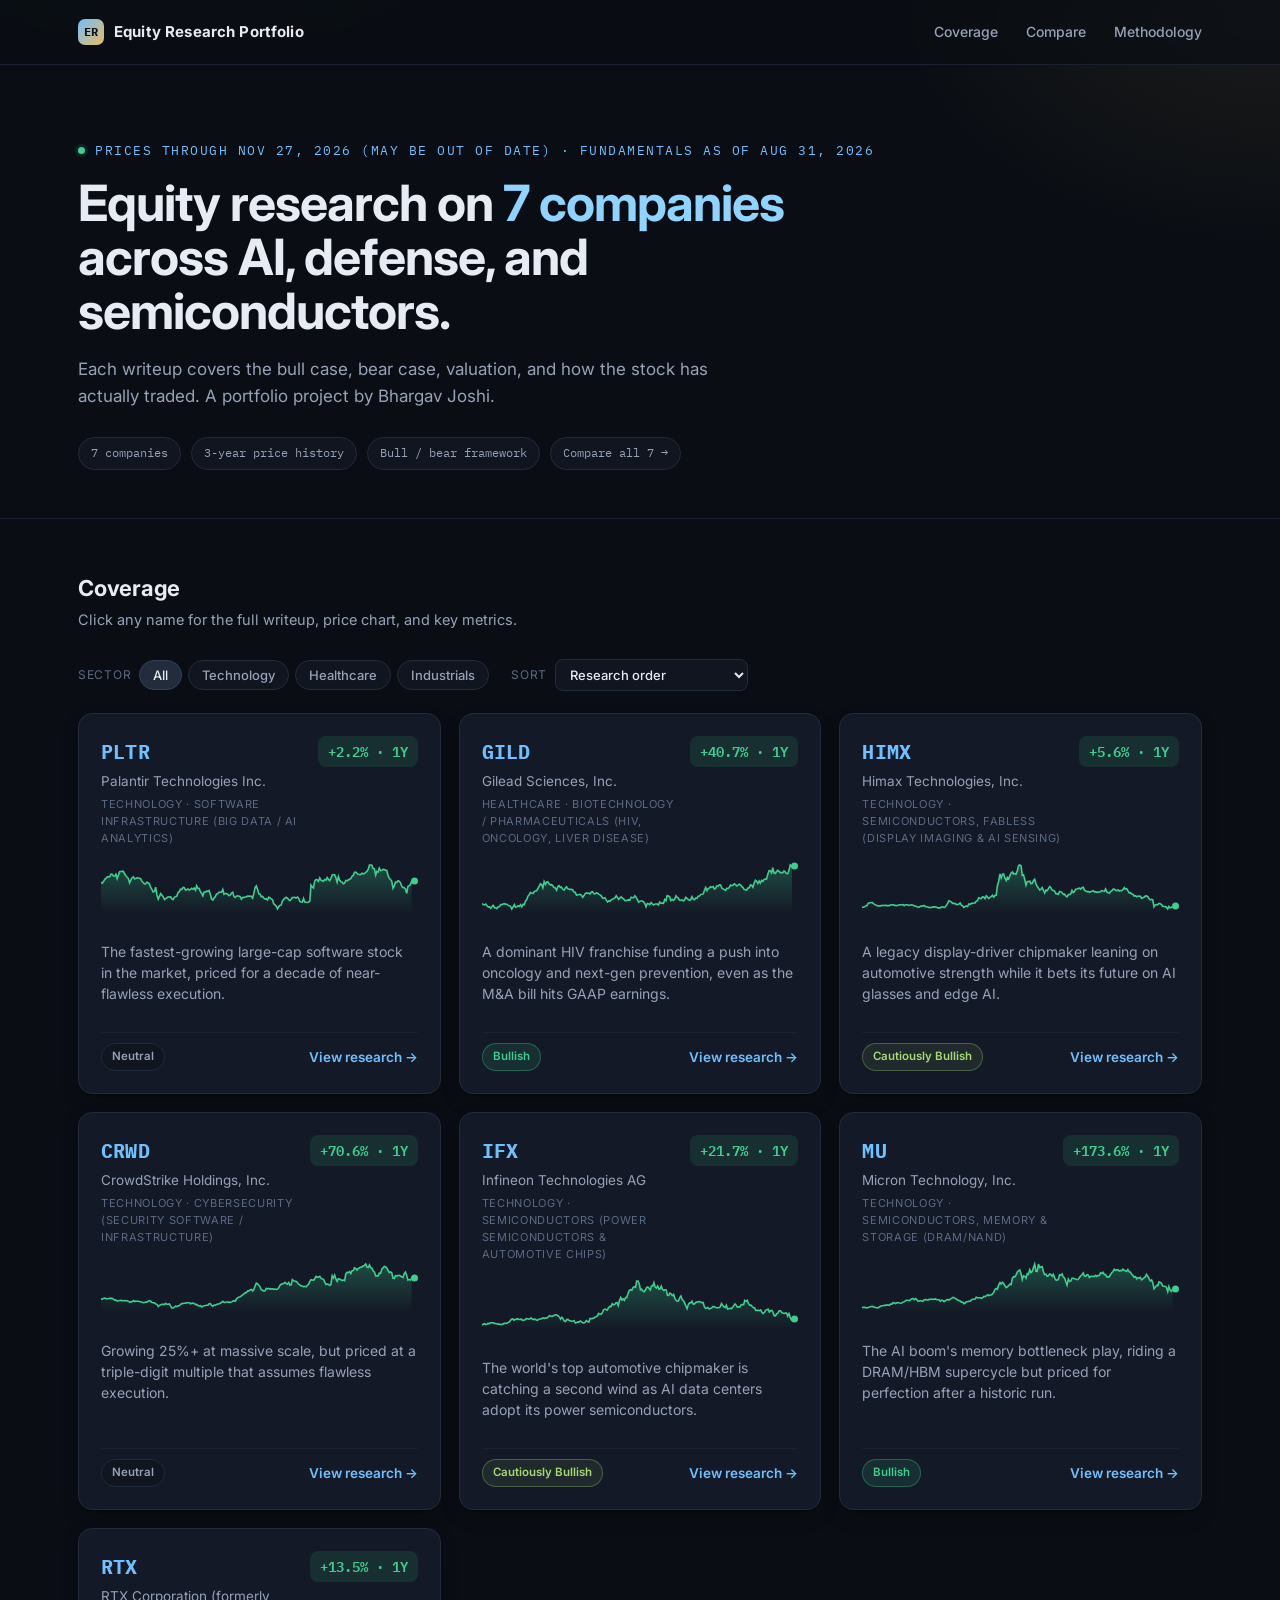
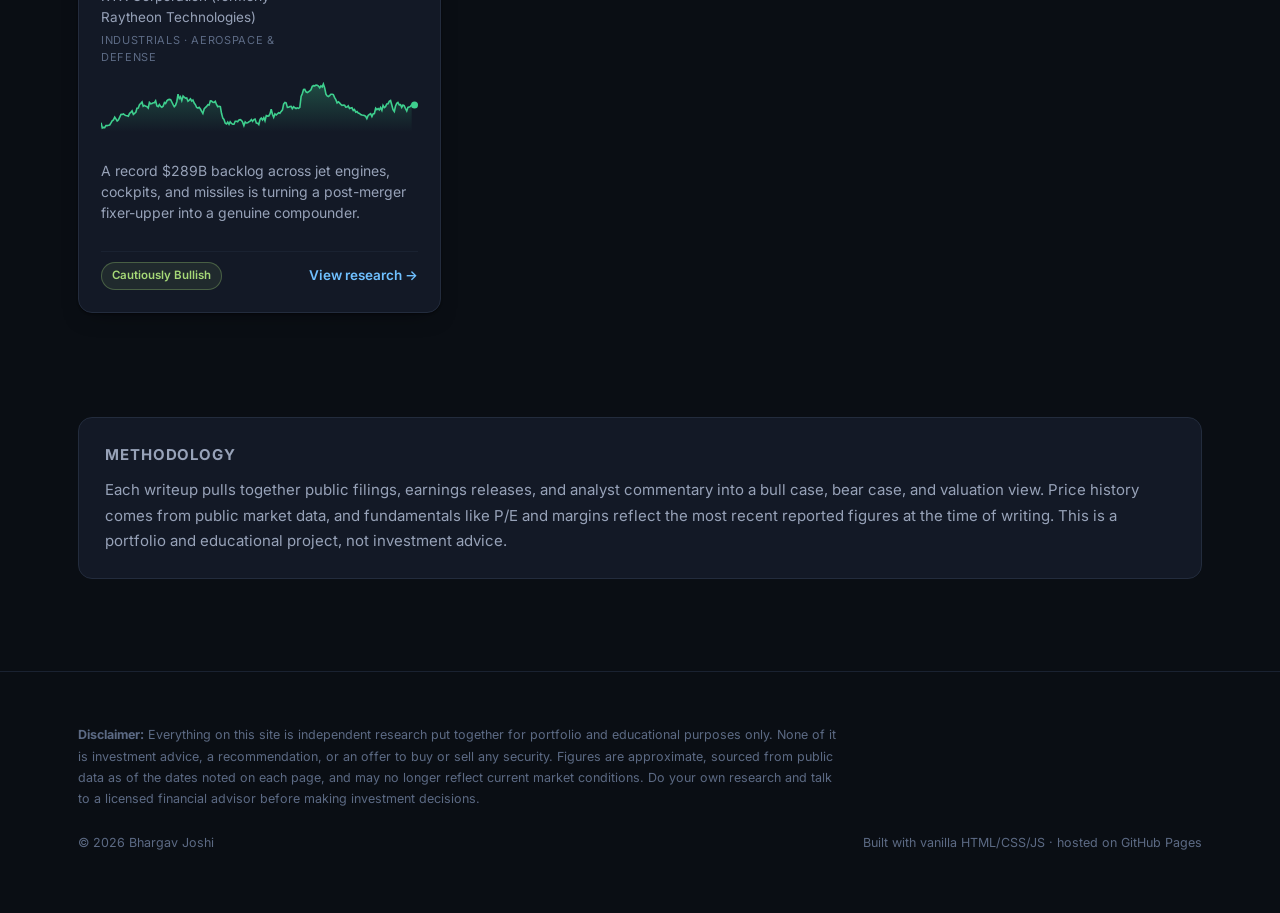
<file: index.html>
<!DOCTYPE html>
<html lang="en">
<head>
<meta charset="UTF-8">
<meta name="viewport" content="width=device-width, initial-scale=1.0">
<title>Equity Research Portfolio | Bhargav Joshi</title>
<meta name="description" content="Independent equity research and performance analysis on Palantir, Gilead Sciences, Himax, CrowdStrike, Infineon, Micron, and RTX.">
<meta property="og:type" content="website">
<meta property="og:site_name" content="Equity Research Portfolio">
<meta property="og:title" content="Equity Research Portfolio | Bhargav Joshi">
<meta property="og:description" content="Independent equity research on Palantir, Gilead, Himax, CrowdStrike, Infineon, Micron, and RTX, with interactive price charts.">
<meta property="og:url" content="https://bhargavjoshiportfolio.github.io/equityresearch/">
<meta property="og:image" content="https://bhargavjoshiportfolio.github.io/equityresearch/assets/img/og.png">
<meta name="twitter:card" content="summary_large_image">
<link rel="preconnect" href="https://fonts.googleapis.com">
<link rel="preconnect" href="https://fonts.gstatic.com" crossorigin>
<link href="https://fonts.googleapis.com/css2?family=Inter:wght@400;500;600;700;800&family=IBM+Plex+Mono:wght@400;500;600;700&display=swap" rel="stylesheet">
<link rel="stylesheet" href="assets/css/style.css">
<link rel="icon" type="image/svg+xml" href="assets/img/favicon.svg">
</head>
<body>

<nav class="topnav">
  <div class="wrap">
    <a href="index.html" class="brand"><span class="mark">ER</span><span class="brand-text">Equity Research Portfolio</span></a>
    <div class="navlinks">
      <a href="#coverage">Coverage</a>
      <a href="compare.html">Compare</a>
      <a href="#methodology">Methodology</a>
    </div>
  </div>
</nav>

<header class="hero">
  <div class="wrap">
    <p class="eyebrow" id="asof">Live coverage</p>
    <h1 class="hero-title">Equity research on <span class="accent">7 companies</span> across AI, defense, and semiconductors.</h1>
    <p class="hero-sub">Each writeup covers the bull case, bear case, valuation, and how the stock has actually traded. A portfolio project by Bhargav Joshi.</p>
    <div class="hero-meta">
      <span class="pill">7 companies</span>
      <span class="pill">3-year price history</span>
      <span class="pill">Bull / bear framework</span>
      <a class="pill" href="compare.html">Compare all 7 &rarr;</a>
    </div>
  </div>
</header>

<section class="section" id="coverage">
  <div class="wrap">
    <div class="section-head">
      <div>
        <h2>Coverage</h2>
        <p>Click any name for the full writeup, price chart, and key metrics.</p>
      </div>
    </div>
    <div class="controls" id="grid-controls"></div>
    <div class="grid" id="stock-grid"></div>
  </div>
</section>

<section class="section" id="methodology">
  <div class="wrap">
    <div class="prose-panel">
      <p class="subhead" style="margin-bottom:10px;">Methodology</p>
      <p>Each writeup pulls together public filings, earnings releases, and analyst commentary into a bull case, bear case, and valuation view. Price history comes from public market data, and fundamentals like P/E and margins reflect the most recent reported figures at the time of writing. This is a portfolio and educational project, not investment advice.</p>
    </div>
  </div>
</section>

<footer>
  <div class="wrap">
    <p class="disclaimer">
      <strong>Disclaimer:</strong> Everything on this site is independent research put together for portfolio and educational purposes only. None of it is investment advice, a recommendation, or an offer to buy or sell any security. Figures are approximate, sourced from public data as of the dates noted on each page, and may no longer reflect current market conditions. Do your own research and talk to a licensed financial advisor before making investment decisions.
    </p>
    <div class="footer-bottom">
      <span>© 2026 Bhargav Joshi</span>
      <span>Built with vanilla HTML/CSS/JS · hosted on GitHub Pages</span>
    </div>
  </div>
</footer>

<script src="assets/data/research-data.js"></script>
<script src="assets/data/price-data.js"></script>
<script src="assets/data/price-summary.js"></script>
<script src="assets/data/price-meta.js"></script>
<script src="assets/js/chart.js"></script>
<script src="assets/js/main.js"></script>
<script>SiteRender.renderGrid('stock-grid', 'grid-controls');</script>
</body>
</html>
</file>
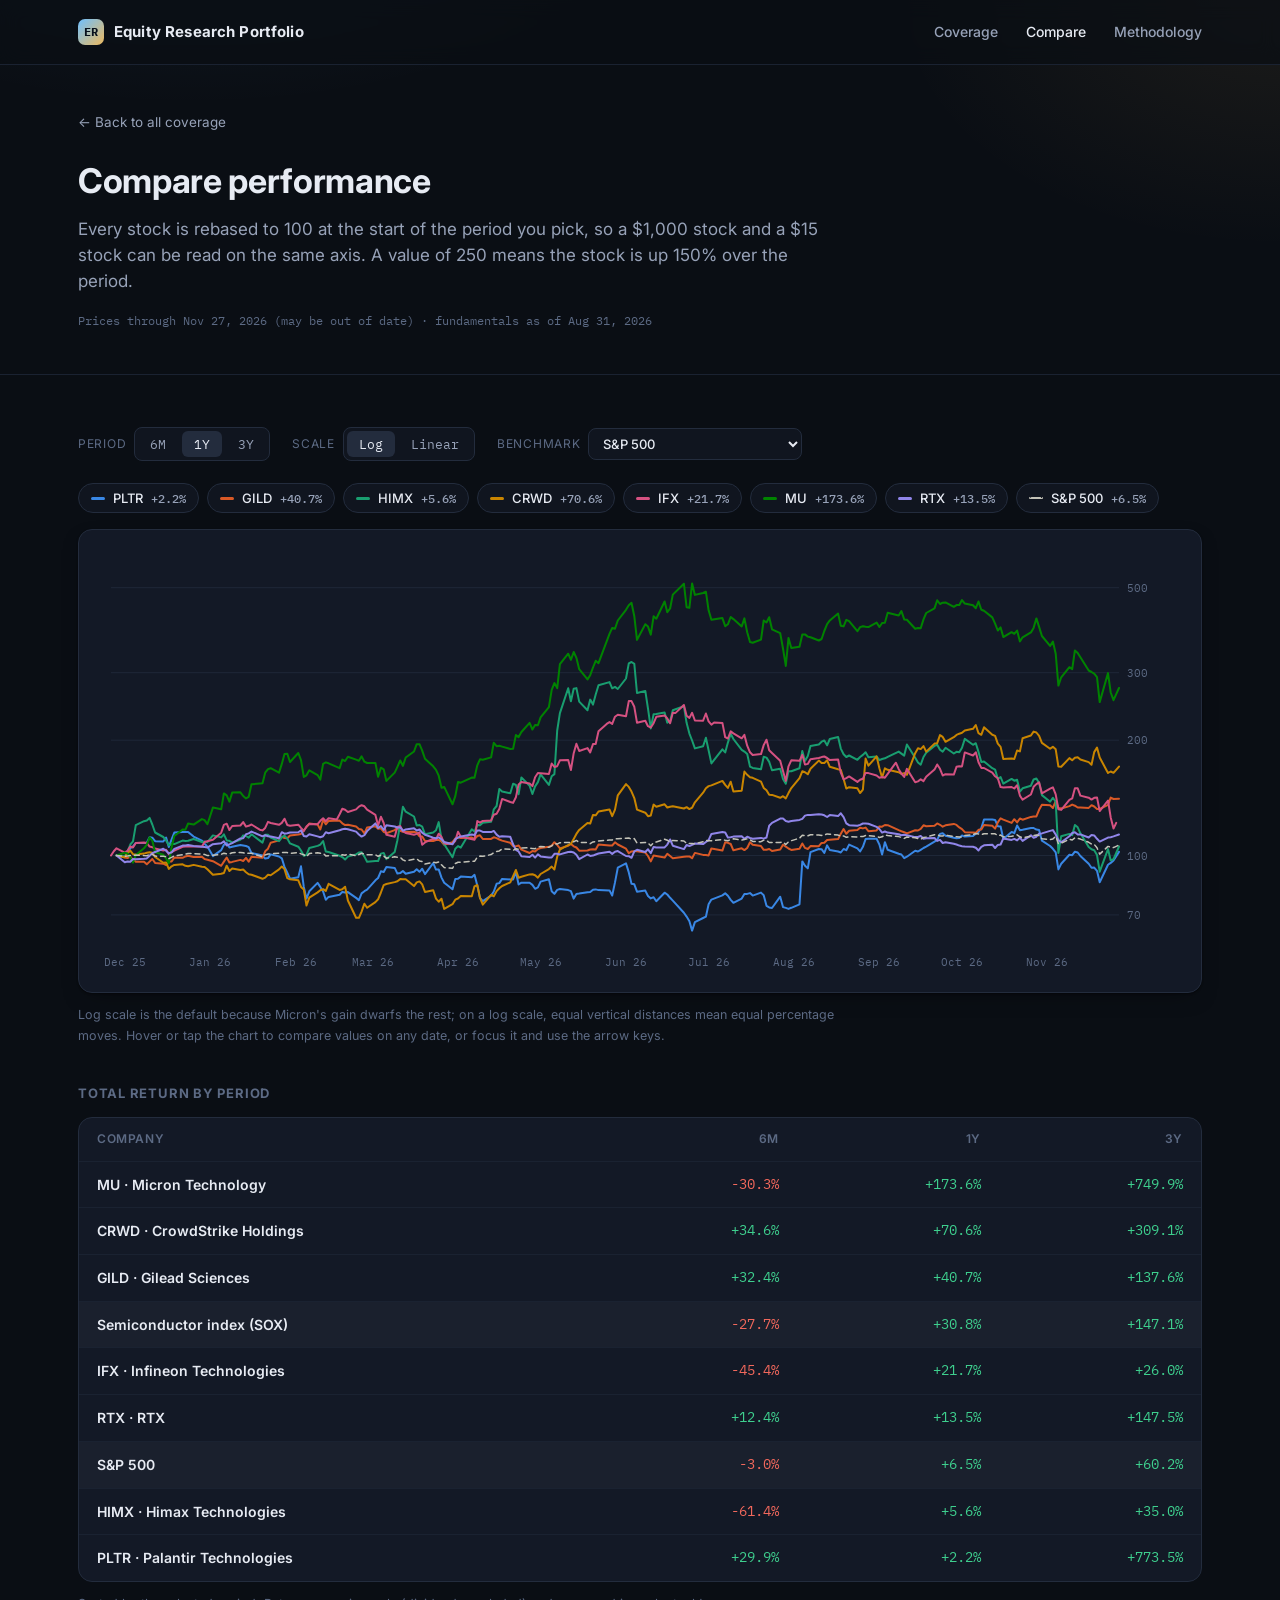
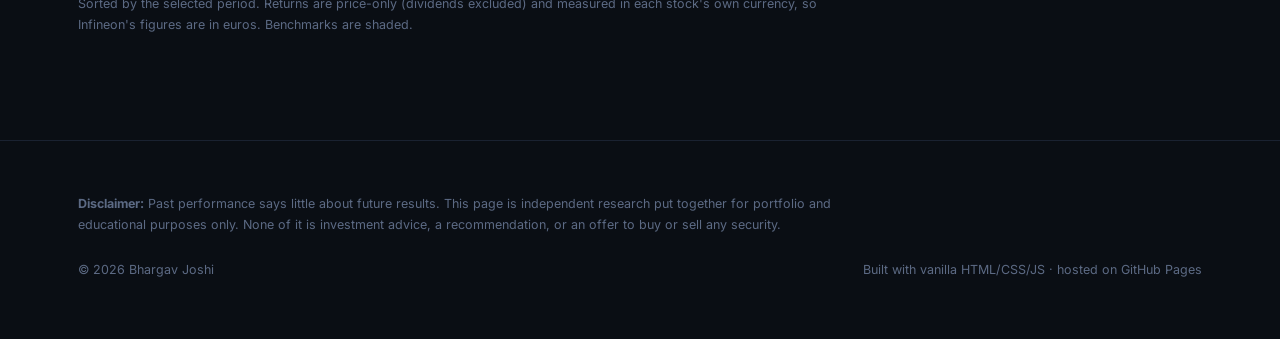
<file: compare.html>
<!DOCTYPE html>
<html lang="en">
<head>
<meta charset="UTF-8">
<meta name="viewport" content="width=device-width, initial-scale=1.0">
<title>Compare Performance | Equity Research Portfolio</title>
<meta name="description" content="All seven covered stocks rebased to 100 on one chart, with S&P 500 and semiconductor index benchmarks.">
<meta property="og:type" content="website">
<meta property="og:site_name" content="Equity Research Portfolio">
<meta property="og:title" content="Compare Performance | Equity Research Portfolio">
<meta property="og:description" content="All seven covered stocks rebased to 100 on one chart, with S&P 500 and semiconductor index benchmarks.">
<meta property="og:image" content="https://bhargavjoshiportfolio.github.io/equityresearch/assets/img/og.png">
<meta name="twitter:card" content="summary_large_image">
<link rel="preconnect" href="https://fonts.googleapis.com">
<link rel="preconnect" href="https://fonts.gstatic.com" crossorigin>
<link href="https://fonts.googleapis.com/css2?family=Inter:wght@400;500;600;700;800&family=IBM+Plex+Mono:wght@400;500;600;700&display=swap" rel="stylesheet">
<link rel="stylesheet" href="assets/css/style.css">
<link rel="icon" type="image/svg+xml" href="assets/img/favicon.svg">
</head>
<body>

<nav class="topnav">
  <div class="wrap">
    <a href="index.html" class="brand"><span class="mark">ER</span><span class="brand-text">Equity Research Portfolio</span></a>
    <div class="navlinks">
      <a href="index.html#coverage">Coverage</a>
      <a href="compare.html" class="nav-active" aria-current="page">Compare</a>
      <a href="index.html#methodology">Methodology</a>
    </div>
  </div>
</nav>

<header class="stock-header">
  <div class="wrap">
    <a href="index.html" class="back-link">&larr; Back to all coverage</a>
    <h1 class="company-title" style="font-size:34px;margin-top:0;">Compare performance</h1>
    <p class="tagline-full" style="margin-top:8px;">Every stock is rebased to 100 at the start of the period you pick, so a $1,000 stock and a $15 stock can be read on the same axis. A value of 250 means the stock is up 150% over the period.</p>
    <p class="asof" id="asof"></p>
  </div>
</header>

<section class="section" style="padding-bottom:24px;">
  <div class="wrap">
    <div class="controls">
      <div class="control">
        <span class="control-label">Period</span>
        <div class="range-toggle" id="range-toggle" role="group" aria-label="Period">
          <button type="button" data-months="6" aria-pressed="false">6M</button>
          <button type="button" data-months="12" class="active" aria-pressed="true">1Y</button>
          <button type="button" data-months="36" aria-pressed="false">3Y</button>
        </div>
      </div>
      <div class="control">
        <span class="control-label">Scale</span>
        <div class="range-toggle" id="scale-toggle" role="group" aria-label="Scale">
          <button type="button" data-scale="log" class="active" aria-pressed="true">Log</button>
          <button type="button" data-scale="linear" aria-pressed="false">Linear</button>
        </div>
      </div>
      <div class="control">
        <label class="control-label" for="bench-select">Benchmark</label>
        <select class="select" id="bench-select">
          <option value="SPX">S&amp;P 500</option>
          <option value="SOX">Semiconductor index (SOX)</option>
          <option value="none">None</option>
        </select>
      </div>
    </div>

    <div class="legend" id="legend" role="group" aria-label="Series. Click to show or hide."></div>

    <div class="chart-panel">
      <div id="cmp-chart"></div>
    </div>
    <p class="note">Log scale is the default because Micron's gain dwarfs the rest; on a log scale, equal vertical distances mean equal percentage moves. Hover or tap the chart to compare values on any date, or focus it and use the arrow keys.</p>
  </div>
</section>

<section class="section" style="padding-top:0;">
  <div class="wrap">
    <p class="subhead">Total return by period</p>
    <div class="table-wrap">
      <table class="data" id="returns-table">
        <thead><tr><th>Company</th><th>6M</th><th>1Y</th><th>3Y</th></tr></thead>
        <tbody></tbody>
      </table>
    </div>
    <p class="note">Sorted by the selected period. Returns are price-only (dividends excluded) and measured in each stock's own currency, so Infineon's figures are in euros. Benchmarks are shaded.</p>
  </div>
</section>

<footer>
  <div class="wrap">
    <p class="disclaimer">
      <strong>Disclaimer:</strong> Past performance says little about future results. This page is independent research put together for portfolio and educational purposes only. None of it is investment advice, a recommendation, or an offer to buy or sell any security.
    </p>
    <div class="footer-bottom">
      <span>&copy; 2026 Bhargav Joshi</span>
      <span>Built with vanilla HTML/CSS/JS &middot; hosted on GitHub Pages</span>
    </div>
  </div>
</footer>

<script src="assets/data/research-data.js"></script>
<script src="assets/data/price-data.js"></script>
<script src="assets/data/price-summary.js"></script>
<script src="assets/data/price-meta.js"></script>
<script src="assets/js/chart.js"></script>
<script src="assets/js/main.js"></script>
<script src="assets/js/compare.js"></script>
</body>
</html>
</file>
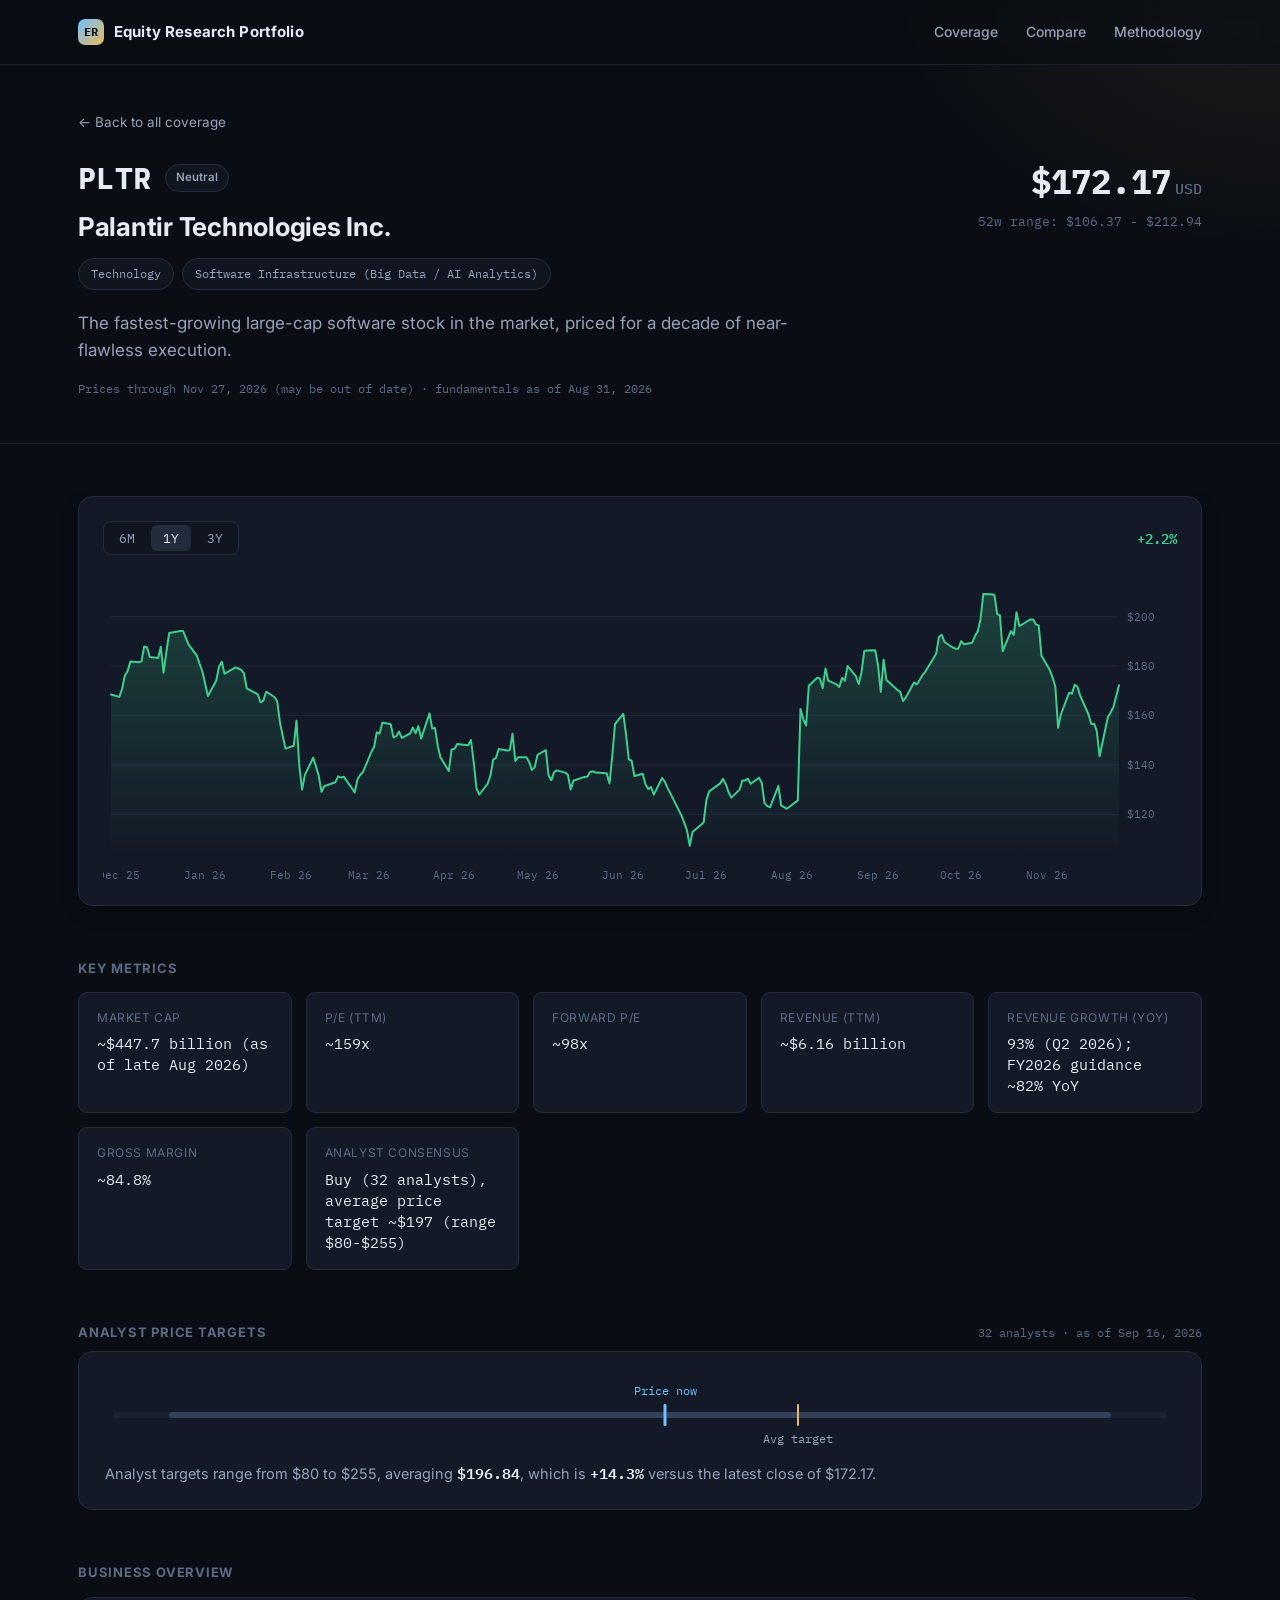
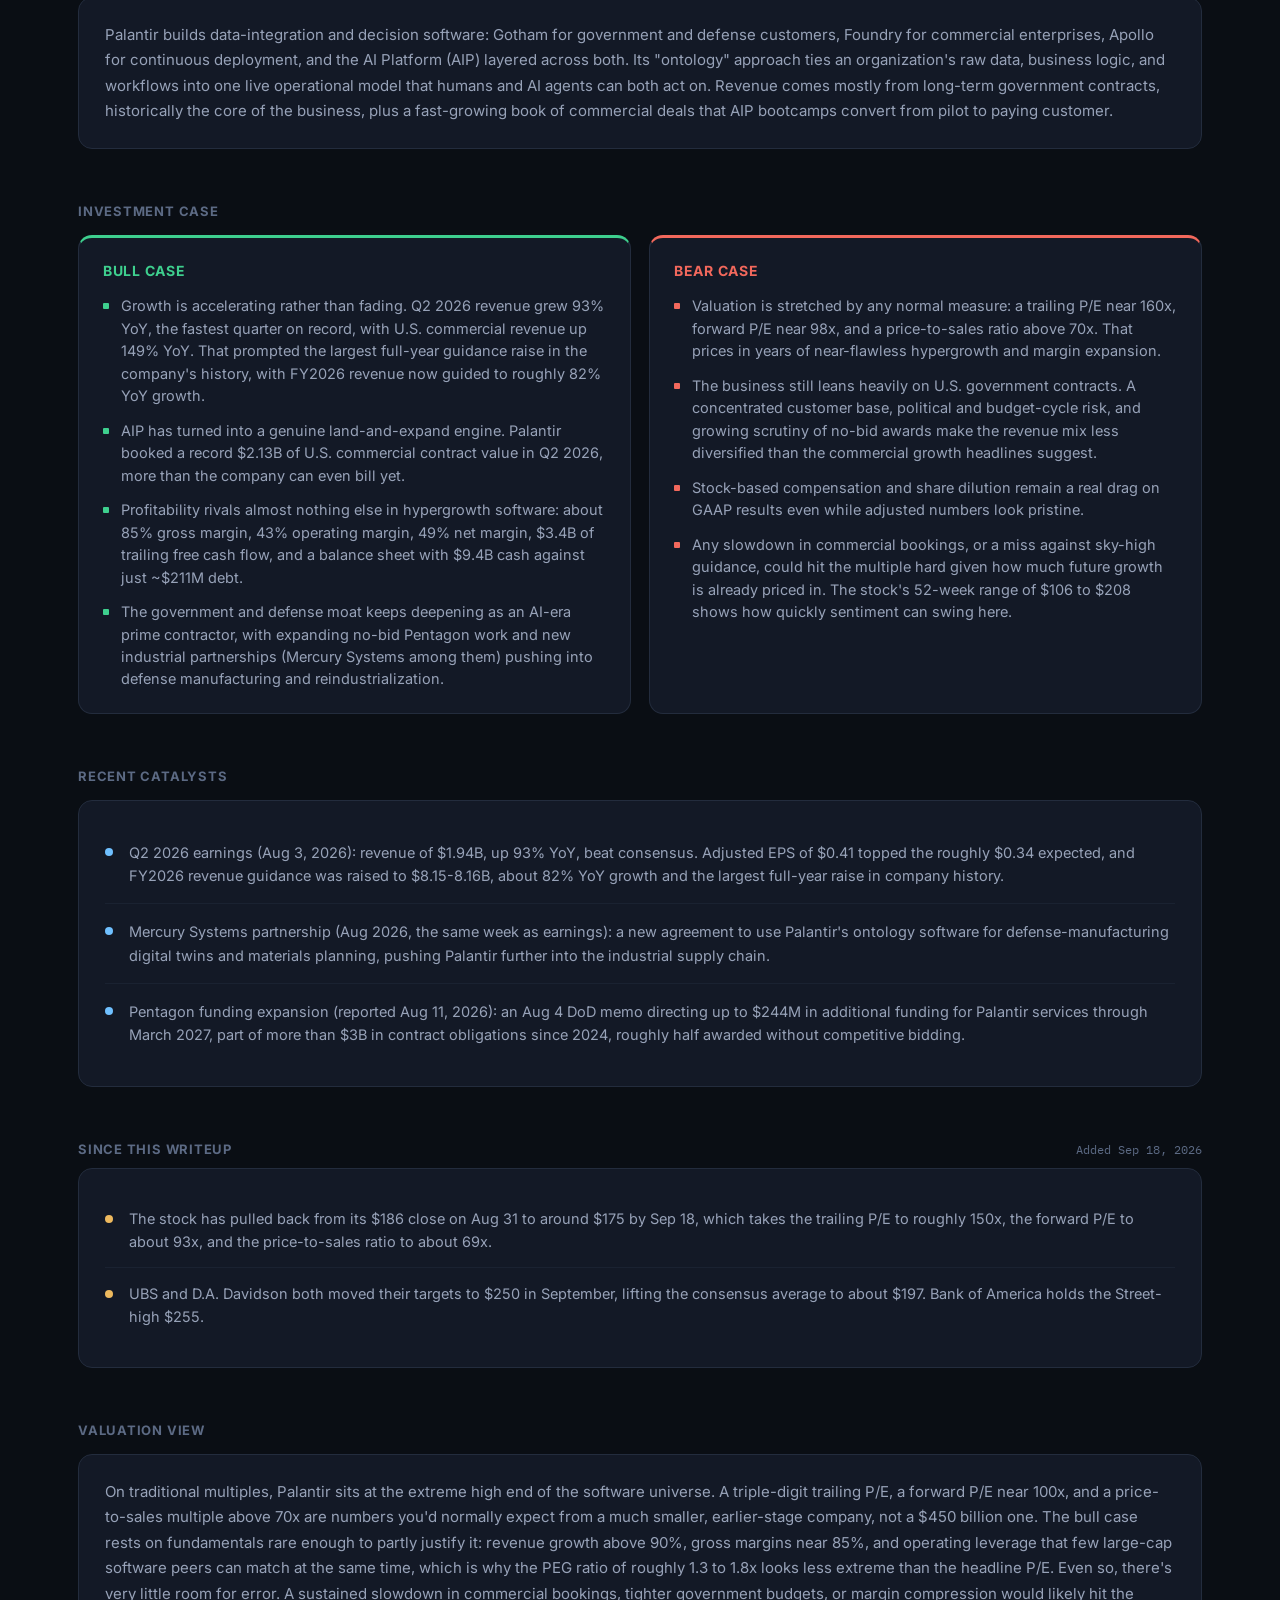
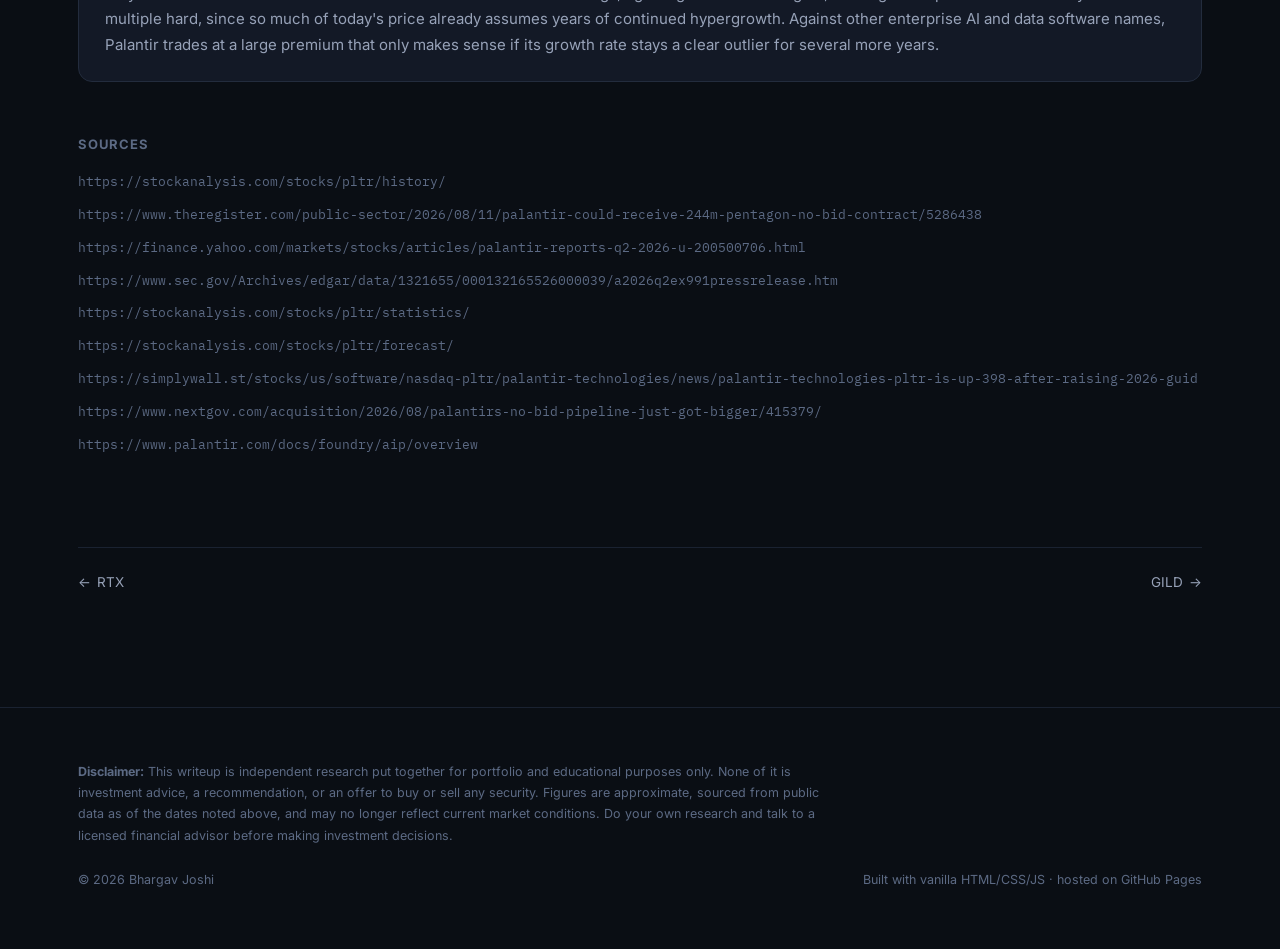
<file: stock.html>
<!DOCTYPE html>
<html lang="en">
<head>
<meta charset="UTF-8">
<meta name="viewport" content="width=device-width, initial-scale=1.0">
<title>Equity Research | Bhargav Joshi</title>
<meta name="description" content="Equity research writeup with price chart, key metrics, bull and bear case, and valuation view.">
<meta property="og:type" content="website">
<meta property="og:site_name" content="Equity Research Portfolio">
<meta property="og:title" content="Equity Research Portfolio | Bhargav Joshi">
<meta property="og:description" content="Independent equity research on Palantir, Gilead, Himax, CrowdStrike, Infineon, Micron, and RTX, with interactive price charts.">
<meta property="og:image" content="https://bhargavjoshiportfolio.github.io/equityresearch/assets/img/og.png">
<meta name="twitter:card" content="summary_large_image">
<link rel="preconnect" href="https://fonts.googleapis.com">
<link rel="preconnect" href="https://fonts.gstatic.com" crossorigin>
<link href="https://fonts.googleapis.com/css2?family=Inter:wght@400;500;600;700;800&family=IBM+Plex+Mono:wght@400;500;600;700&display=swap" rel="stylesheet">
<link rel="stylesheet" href="assets/css/style.css">
<link rel="icon" type="image/svg+xml" href="assets/img/favicon.svg">
</head>
<body>

<nav class="topnav">
  <div class="wrap">
    <a href="index.html" class="brand"><span class="mark">ER</span><span class="brand-text">Equity Research Portfolio</span></a>
    <div class="navlinks">
      <a href="index.html#coverage">Coverage</a>
      <a href="compare.html">Compare</a>
      <a href="index.html#methodology">Methodology</a>
    </div>
  </div>
</nav>

<header class="stock-header">
  <div class="wrap">
    <a href="index.html" class="back-link">&larr; Back to all coverage</a>
    <div class="stock-header-top">
      <div>
        <div class="stock-title-row">
          <span class="ticker" id="sh-ticker"></span>
          <span class="stance-badge" id="sh-stance"></span>
        </div>
        <h1 class="company-title" id="sh-company"></h1>
        <div class="stock-header-tags">
          <span class="pill" id="sh-sector"></span>
          <span class="pill" id="sh-industry"></span>
        </div>
      </div>
      <div class="price-block">
        <div class="price-now" id="sh-price"></div>
        <div class="price-range" id="sh-range"></div>
      </div>
    </div>
    <p class="tagline-full" id="sh-tagline"></p>
    <p class="asof" id="sh-asof"></p>
  </div>
</header>

<section class="section">
  <div class="wrap">
    <div class="chart-panel" id="chart-panel">
      <div class="chart-panel-head">
        <div class="range-toggle" role="group" aria-label="Chart range">
          <button type="button" data-months="6" aria-pressed="false">6M</button>
          <button type="button" data-months="12" class="active" aria-pressed="true">1Y</button>
          <button type="button" data-months="36" aria-pressed="false">3Y</button>
        </div>
        <span class="chart-return" id="chart-return"></span>
      </div>
      <div id="chart"></div>
    </div>
  </div>
</section>

<section class="section" style="padding-top:0;">
  <div class="wrap">
    <p class="subhead">Key Metrics</p>
    <div class="metrics-grid" id="metrics-grid"></div>
  </div>
</section>

<section class="section" style="padding-top:0;" id="targets-section">
  <div class="wrap">
    <div class="panel-head">
      <p class="subhead">Analyst Price Targets</p>
      <p class="asof" id="targets-asof"></p>
    </div>
    <div class="pt-panel" id="targets-panel"></div>
  </div>
</section>

<section class="section" style="padding-top:0;">
  <div class="wrap">
    <p class="subhead">Business Overview</p>
    <div class="prose-panel"><p id="business-overview"></p></div>
  </div>
</section>

<section class="section" style="padding-top:0;" id="take-section" hidden>
  <div class="wrap">
    <p class="subhead">My Take</p>
    <div class="prose-panel take"><p id="my-take"></p></div>
  </div>
</section>

<section class="section" style="padding-top:0;">
  <div class="wrap">
    <p class="subhead">Investment Case</p>
    <div class="two-col">
      <div class="case-panel bull">
        <p class="case-title">Bull case</p>
        <ul class="case-list" id="bull-list"></ul>
      </div>
      <div class="case-panel bear">
        <p class="case-title">Bear case</p>
        <ul class="case-list" id="bear-list"></ul>
      </div>
    </div>
  </div>
</section>

<section class="section" style="padding-top:0;">
  <div class="wrap">
    <p class="subhead">Recent Catalysts</p>
    <div class="prose-panel">
      <div class="catalyst-list" id="catalyst-list"></div>
    </div>
  </div>
</section>

<section class="section" style="padding-top:0;" id="updates-section" hidden>
  <div class="wrap">
    <div class="panel-head">
      <p class="subhead">Since This Writeup</p>
      <p class="asof" id="updates-asof"></p>
    </div>
    <div class="prose-panel"><div id="updates-list"></div></div>
  </div>
</section>

<section class="section" style="padding-top:0;">
  <div class="wrap">
    <p class="subhead">Valuation View</p>
    <div class="prose-panel"><p id="valuation-view"></p></div>
  </div>
</section>

<section class="section" style="padding-top:0;">
  <div class="wrap">
    <p class="subhead">Sources</p>
    <ul class="sources-list" id="sources-list"></ul>
  </div>
</section>

<section class="section mt-40" style="padding-top:0;">
  <div class="wrap">
    <div style="display:flex; justify-content:space-between; border-top:1px solid var(--border-soft); padding-top:24px;">
      <a href="#" id="prev-link" class="back-link">&larr; <span class="pnav-ticker"></span></a>
      <a href="#" id="next-link" class="back-link"><span class="pnav-ticker"></span> &rarr;</a>
    </div>
  </div>
</section>

<footer>
  <div class="wrap">
    <p class="disclaimer">
      <strong>Disclaimer:</strong> This writeup is independent research put together for portfolio and educational purposes only. None of it is investment advice, a recommendation, or an offer to buy or sell any security. Figures are approximate, sourced from public data as of the dates noted above, and may no longer reflect current market conditions. Do your own research and talk to a licensed financial advisor before making investment decisions.
    </p>
    <div class="footer-bottom">
      <span>&copy; 2026 Bhargav Joshi</span>
      <span>Built with vanilla HTML/CSS/JS &middot; hosted on GitHub Pages</span>
    </div>
  </div>
</footer>

<script src="assets/data/research-data.js"></script>
<script src="assets/data/price-data.js"></script>
<script src="assets/data/price-summary.js"></script>
<script src="assets/data/price-meta.js"></script>
<script src="assets/js/chart.js"></script>
<script src="assets/js/main.js"></script>
<script>SiteRender.renderStockPage();</script>
</body>
</html>
</file>
<file: assets/css/style.css>
/* ---------- Design tokens ---------- */
:root {
  --bg: #0a0e14;
  --bg-elevated: #10151f;
  --card: #131926;
  --card-hover: #17203050;
  --border: #232c3d;
  --border-soft: #1a2231;
  --text: #e7ebf3;
  --text-dim: #97a2b8;
  --text-faint: #5c6a84;
  --accent: #6fc0ff;
  --accent-strong: #8fd3ff;
  --brand: #edb95e;
  --pos: #3ecf8e;
  --neg: #f2685c;
  --pos-bg: rgba(62, 207, 142, 0.12);
  --neg-bg: rgba(242, 104, 92, 0.12);
  --radius: 14px;
  --radius-sm: 9px;
  --font-sans: 'Inter', -apple-system, BlinkMacSystemFont, 'Segoe UI', sans-serif;
  --font-mono: 'IBM Plex Mono', 'SFMono-Regular', Consolas, monospace;
  --shadow-card: 0 1px 2px rgba(0,0,0,0.4), 0 8px 24px -12px rgba(0,0,0,0.55);
  --maxw: 1180px;
}

* { box-sizing: border-box; }
html { scroll-behavior: smooth; }

body {
  margin: 0;
  background: var(--bg);
  background-image:
    radial-gradient(ellipse 900px 500px at 15% -10%, rgba(111,192,255,0.10), transparent 60%),
    radial-gradient(ellipse 700px 450px at 100% 0%, rgba(237,185,94,0.08), transparent 55%);
  color: var(--text);
  font-family: var(--font-sans);
  font-size: 16px;
  line-height: 1.55;
  -webkit-font-smoothing: antialiased;
}

a { color: var(--accent); text-decoration: none; }
a:hover { color: var(--accent-strong); }

.wrap {
  max-width: var(--maxw);
  margin: 0 auto;
  padding: 0 28px;
}

/* ---------- Top nav ---------- */
.topnav {
  border-bottom: 1px solid var(--border-soft);
  background: rgba(10,14,20,0.72);
  backdrop-filter: blur(10px);
  position: sticky;
  top: 0;
  z-index: 40;
}
.topnav .wrap {
  display: flex;
  align-items: center;
  justify-content: space-between;
  height: 64px;
}
.brand {
  display: flex;
  align-items: center;
  gap: 10px;
  font-weight: 700;
  font-size: 15px;
  color: var(--text);
  letter-spacing: 0.01em;
}
.brand .mark {
  width: 26px; height: 26px;
  border-radius: 7px;
  background: linear-gradient(135deg, var(--accent), var(--brand));
  display: flex; align-items: center; justify-content: center;
  font-family: var(--font-mono);
  font-weight: 700;
  font-size: 12px;
  color: #08101c;
}
.brand:hover { color: var(--text); }
.navlinks { display: flex; gap: 28px; align-items: center; }
.navlinks a {
  color: var(--text-dim);
  font-size: 14px;
  font-weight: 500;
}
.navlinks a:hover { color: var(--text); }

/* ---------- Hero ---------- */
.hero {
  padding: 76px 0 48px;
  border-bottom: 1px solid var(--border-soft);
}
.eyebrow {
  font-family: var(--font-mono);
  font-size: 12.5px;
  letter-spacing: 0.12em;
  text-transform: uppercase;
  color: var(--accent);
  margin: 0 0 16px;
  display: flex;
  align-items: center;
  gap: 10px;
}
.eyebrow::before {
  content: '';
  width: 7px; height: 7px;
  border-radius: 50%;
  background: var(--pos);
  box-shadow: 0 0 0 3px var(--pos-bg);
}
h1.hero-title {
  font-size: clamp(32px, 4.4vw, 50px);
  line-height: 1.08;
  letter-spacing: -0.02em;
  margin: 0 0 18px;
  max-width: 820px;
}
h1.hero-title .accent { color: var(--accent-strong); }
.hero-sub {
  font-size: 17px;
  color: var(--text-dim);
  max-width: 640px;
  margin: 0 0 28px;
}
.hero-meta {
  display: flex;
  flex-wrap: wrap;
  gap: 10px;
}
.pill {
  font-family: var(--font-mono);
  font-size: 12px;
  color: var(--text-dim);
  border: 1px solid var(--border);
  background: var(--bg-elevated);
  padding: 6px 12px;
  border-radius: 999px;
}

/* ---------- Section headings ---------- */
.section {
  padding: 52px 0;
}
.section-head {
  display: flex;
  align-items: baseline;
  justify-content: space-between;
  gap: 20px;
  margin-bottom: 28px;
  flex-wrap: wrap;
}
.section-head h2 {
  font-size: 22px;
  margin: 0;
  letter-spacing: -0.01em;
}
.section-head p {
  margin: 4px 0 0;
  color: var(--text-dim);
  font-size: 14.5px;
}

/* ---------- Stock grid / cards ---------- */
.grid {
  display: grid;
  grid-template-columns: repeat(auto-fill, minmax(320px, 1fr));
  gap: 18px;
}
.stock-card {
  background: var(--card);
  border: 1px solid var(--border);
  border-radius: var(--radius);
  padding: 22px;
  display: flex;
  flex-direction: column;
  gap: 14px;
  transition: border-color .15s ease, transform .15s ease, box-shadow .15s ease;
  box-shadow: var(--shadow-card);
}
.stock-card:hover {
  border-color: #34415c;
  transform: translateY(-2px);
}
.stock-card-top {
  display: flex;
  align-items: flex-start;
  justify-content: space-between;
  gap: 12px;
}
.ticker-block { display: flex; flex-direction: column; gap: 4px; }
.ticker {
  font-family: var(--font-mono);
  font-weight: 700;
  font-size: 20px;
  letter-spacing: 0.01em;
}
.company-name {
  color: var(--text-dim);
  font-size: 13.5px;
}
.sector-tag {
  font-size: 11px;
  color: var(--text-faint);
  text-transform: uppercase;
  letter-spacing: 0.06em;
}
.return-badge {
  font-family: var(--font-mono);
  font-weight: 600;
  font-size: 13.5px;
  padding: 5px 10px;
  border-radius: 8px;
  white-space: nowrap;
}
.return-badge.pos { color: var(--pos); background: var(--pos-bg); }
.return-badge.neg { color: var(--neg); background: var(--neg-bg); }

.spark-wrap { height: 52px; }
.spark { position: relative; height: 52px; }
.spark svg { display: block; width: calc(100% - 6px); height: 100%; }
.spark-dot { position: absolute; right: 0; width: 7px; height: 7px; border-radius: 50%; transform: translateY(-50%); }

.stock-card-tagline {
  font-size: 14px;
  color: var(--text-dim);
  line-height: 1.5;
  flex-grow: 1;
}
.stock-card-bottom {
  display: flex;
  align-items: center;
  justify-content: space-between;
  padding-top: 10px;
  border-top: 1px solid var(--border-soft);
}
.stance-badge {
  font-size: 11.5px;
  font-weight: 600;
  padding: 4px 10px;
  border-radius: 999px;
  border: 1px solid;
}
.stance-bullish { color: var(--pos); border-color: rgba(62,207,142,0.35); background: var(--pos-bg); }
.stance-cautiously-bullish { color: #a6d977; border-color: rgba(166,217,119,0.3); background: rgba(166,217,119,0.09); }
.stance-neutral { color: var(--text-dim); border-color: var(--border); background: var(--bg-elevated); }
.stance-cautiously-bearish { color: #e0a95e; border-color: rgba(224,169,94,0.3); background: rgba(224,169,94,0.09); }
.stance-bearish { color: var(--neg); border-color: rgba(242,104,92,0.35); background: var(--neg-bg); }

.card-link {
  font-size: 13.5px;
  font-weight: 600;
  color: var(--accent);
  display: inline-flex;
  align-items: center;
  gap: 4px;
}
.stock-card:hover .card-link { color: var(--accent-strong); }

/* ---------- Stock detail page ---------- */
.stock-header {
  padding: 44px 0 32px;
  border-bottom: 1px solid var(--border-soft);
}
.back-link {
  font-size: 13.5px;
  color: var(--text-dim);
  display: inline-flex;
  align-items: center;
  gap: 6px;
  margin-bottom: 22px;
}
.back-link:hover { color: var(--text); }
.stock-header-top {
  display: flex;
  align-items: flex-start;
  justify-content: space-between;
  gap: 24px;
  flex-wrap: wrap;
}
.stock-title-row {
  display: flex;
  align-items: center;
  gap: 14px;
  flex-wrap: wrap;
}
.stock-title-row .ticker { font-size: 30px; }
h1.company-title {
  font-size: 26px;
  margin: 6px 0 8px;
  letter-spacing: -0.01em;
}
.stock-header-tags {
  display: flex;
  gap: 8px;
  flex-wrap: wrap;
  margin-top: 10px;
}
.price-block { text-align: right; }
.price-now {
  font-family: var(--font-mono);
  font-size: 34px;
  font-weight: 700;
}
.price-currency { font-size: 15px; color: var(--text-faint); font-weight: 500; margin-left: 4px; }
.price-range {
  font-size: 12.5px;
  color: var(--text-faint);
  font-family: var(--font-mono);
  margin-top: 4px;
}
.tagline-full {
  margin-top: 20px;
  font-size: 17px;
  color: var(--text-dim);
  max-width: 760px;
}

/* Chart panel */
.chart-panel {
  background: var(--card);
  border: 1px solid var(--border);
  border-radius: var(--radius);
  padding: 24px 24px 12px;
  box-shadow: var(--shadow-card);
}
.chart-panel-head {
  display: flex;
  align-items: center;
  justify-content: space-between;
  margin-bottom: 12px;
  flex-wrap: wrap;
  gap: 12px;
}
.range-toggle {
  display: flex;
  gap: 4px;
  background: var(--bg-elevated);
  border: 1px solid var(--border);
  border-radius: 8px;
  padding: 3px;
}
.range-toggle button {
  font-family: var(--font-mono);
  font-size: 12.5px;
  background: transparent;
  border: none;
  color: var(--text-dim);
  padding: 5px 12px;
  border-radius: 6px;
  cursor: pointer;
  transition: all .12s ease;
}
.range-toggle button.active {
  background: var(--border);
  color: var(--text);
}
.chart-return {
  font-family: var(--font-mono);
  font-size: 14px;
  font-weight: 600;
}
.chart-panel { padding-bottom: 18px; }
.range-toggle button:focus-visible, .chip:focus-visible, .legend-item:focus-visible, .select:focus-visible {
  outline: 2px solid var(--accent);
  outline-offset: 2px;
}

/* Metrics grid */
.metrics-grid {
  display: grid;
  grid-template-columns: repeat(auto-fit, minmax(200px, 1fr));
  gap: 14px;
}
.metric-card {
  background: var(--card);
  border: 1px solid var(--border);
  border-radius: var(--radius-sm);
  padding: 16px 18px;
}
.metric-label {
  font-size: 12px;
  color: var(--text-faint);
  text-transform: uppercase;
  letter-spacing: 0.05em;
  margin-bottom: 6px;
}
.metric-value {
  font-family: var(--font-mono);
  font-size: 15px;
  color: var(--text);
  line-height: 1.4;
}

/* Two column bull/bear */
.two-col {
  display: grid;
  grid-template-columns: 1fr 1fr;
  gap: 18px;
}
@media (max-width: 760px) { .two-col { grid-template-columns: 1fr; } }

.case-panel {
  background: var(--card);
  border: 1px solid var(--border);
  border-radius: var(--radius);
  padding: 22px 24px;
}
.case-panel.bull { border-top: 3px solid var(--pos); }
.case-panel.bear { border-top: 3px solid var(--neg); }
.case-title {
  font-size: 14px;
  font-weight: 700;
  text-transform: uppercase;
  letter-spacing: 0.05em;
  margin: 0 0 14px;
  display: flex;
  align-items: center;
  gap: 8px;
}
.case-panel.bull .case-title { color: var(--pos); }
.case-panel.bear .case-title { color: var(--neg); }
.case-list {
  margin: 0;
  padding: 0;
  list-style: none;
  display: flex;
  flex-direction: column;
  gap: 12px;
}
.case-list li {
  font-size: 14.5px;
  color: var(--text-dim);
  padding-left: 18px;
  position: relative;
  line-height: 1.55;
}
.case-list li::before {
  content: '';
  position: absolute;
  left: 0; top: 8px;
  width: 6px; height: 6px;
  border-radius: 1px;
  background: var(--text-faint);
}
.case-panel.bull .case-list li::before { background: var(--pos); }
.case-panel.bear .case-list li::before { background: var(--neg); }

/* Prose / body text panels */
.prose-panel {
  background: var(--card);
  border: 1px solid var(--border);
  border-radius: var(--radius);
  padding: 24px 26px;
}
.prose-panel p { margin: 0; color: var(--text-dim); font-size: 15px; line-height: 1.7; }
.prose-panel + .prose-panel { margin-top: 16px; }

/* Catalysts timeline */
.catalyst-list {
  display: flex;
  flex-direction: column;
  gap: 0;
}
.catalyst-item {
  display: flex;
  gap: 16px;
  padding: 16px 0;
  border-bottom: 1px solid var(--border-soft);
}
.catalyst-item:last-child { border-bottom: none; }
.catalyst-dot {
  flex-shrink: 0;
  width: 8px; height: 8px;
  border-radius: 50%;
  background: var(--accent);
  margin-top: 7px;
}
.catalyst-text { font-size: 14.5px; color: var(--text-dim); line-height: 1.6; }

/* Sources */
.sources-list {
  display: flex;
  flex-direction: column;
  gap: 8px;
  margin: 0;
  padding: 0;
  list-style: none;
}
.sources-list a {
  font-size: 13px;
  font-family: var(--font-mono);
  color: var(--text-faint);
  word-break: break-all;
}
.sources-list a:hover { color: var(--accent); }

/* Footer */
footer {
  border-top: 1px solid var(--border-soft);
  padding: 40px 0 60px;
  margin-top: 40px;
}
.disclaimer {
  font-size: 12.5px;
  color: var(--text-faint);
  line-height: 1.7;
  max-width: 760px;
}
.footer-bottom {
  display: flex;
  justify-content: space-between;
  align-items: center;
  margin-top: 24px;
  flex-wrap: wrap;
  gap: 12px;
  font-size: 12.5px;
  color: var(--text-faint);
}

/* Utility */
.subhead {
  font-size: 13px;
  font-weight: 700;
  text-transform: uppercase;
  letter-spacing: 0.06em;
  color: var(--text-faint);
  margin: 0 0 14px;
}
.mt-40 { margin-top: 40px; }
.mt-52 { margin-top: 52px; }

@media (max-width: 640px) {
  .wrap { padding: 0 18px; }
  .hero { padding: 52px 0 36px; }
  .price-block { text-align: left; }
  .stock-header-top { flex-direction: column; }
}

/* ---------- Interactive line chart ---------- */
.lc { position: relative; width: 100%; touch-action: pan-y; outline: none; -webkit-tap-highlight-color: transparent; }
.lc:focus-visible { outline: 2px solid var(--accent); outline-offset: 4px; border-radius: 6px; }
.lc svg { display: block; }
.lc-tip {
  position: absolute;
  z-index: 5;
  pointer-events: none;
  min-width: 120px;
  padding: 8px 11px;
  background: var(--bg-elevated);
  border: 1px solid var(--border);
  border-radius: 9px;
  box-shadow: 0 8px 24px -8px rgba(0, 0, 0, 0.65);
  font-size: 12px;
}
.lc-tip[hidden] { display: none; }
.lc-tip-date { color: var(--text-dim); font-family: var(--font-mono); font-size: 11.5px; margin-bottom: 6px; }
.lc-tip-row { display: flex; align-items: center; gap: 8px; line-height: 1.65; white-space: nowrap; }
.lc-tip-row b { font-family: var(--font-mono); font-weight: 600; color: var(--text); }
.lc-tip-row span { color: var(--text-dim); }
.lc-tip-key { flex: none; width: 12px; border-top: 2.5px solid; border-radius: 2px; }
.lc-tip-key.dashed { border-top-style: dashed; }

/* ---------- Controls, chips, selects ---------- */
.controls { display: flex; flex-wrap: wrap; align-items: center; gap: 12px 22px; margin-bottom: 22px; }
.control-label { font-size: 12px; color: var(--text-faint); text-transform: uppercase; letter-spacing: 0.06em; margin-right: 8px; }
.control { display: flex; align-items: center; }
.chip-group { display: flex; flex-wrap: wrap; gap: 6px; }
.chip {
  font: 500 13px var(--font-sans);
  background: var(--bg-elevated);
  border: 1px solid var(--border);
  color: var(--text-dim);
  padding: 6px 13px;
  border-radius: 999px;
  cursor: pointer;
  transition: background .12s ease, color .12s ease;
}
.chip:hover { color: var(--text); }
.chip[aria-pressed="true"] { background: var(--border); color: var(--text); border-color: #34415c; }
.select {
  font: 500 13px var(--font-sans);
  background: var(--bg-elevated);
  border: 1px solid var(--border);
  color: var(--text);
  padding: 6px 10px;
  border-radius: 8px;
}
.empty-note { color: var(--text-dim); font-size: 14px; padding: 24px 0; }

/* ---------- Compare page ---------- */
.legend { display: flex; flex-wrap: wrap; gap: 8px; margin: 4px 0 16px; }
.legend-item {
  display: inline-flex;
  align-items: center;
  gap: 8px;
  font: 500 13px var(--font-sans);
  background: var(--bg-elevated);
  border: 1px solid var(--border);
  color: var(--text);
  padding: 6px 12px;
  border-radius: 999px;
  cursor: pointer;
}
.legend-item .key { width: 14px; border-top: 3px solid; border-radius: 2px; }
.legend-item .key.dashed { border-top-style: dashed; border-top-width: 2px; }
.legend-item .ret { font-family: var(--font-mono); font-size: 12px; color: var(--text-dim); }
.legend-item[aria-pressed="false"] { opacity: 0.45; }
.legend-item[aria-pressed="false"] .name { text-decoration: line-through; }
.table-wrap { overflow-x: auto; background: var(--card); border: 1px solid var(--border); border-radius: var(--radius); }
table.data { width: 100%; border-collapse: collapse; font-size: 14px; }
table.data th, table.data td { padding: 12px 18px; text-align: right; border-bottom: 1px solid var(--border-soft); white-space: nowrap; }
table.data th:first-child, table.data td:first-child { text-align: left; }
table.data tr:last-child td { border-bottom: none; }
table.data th { font-size: 12px; font-weight: 600; color: var(--text-faint); text-transform: uppercase; letter-spacing: 0.05em; }
table.data td { font-family: var(--font-mono); }
table.data td:first-child { font-family: var(--font-sans); font-weight: 600; }
table.data td.pos { color: var(--pos); }
table.data td.neg { color: var(--neg); }
table.data tr.hl td { background: rgba(255, 255, 255, 0.03); }
.note { font-size: 12.5px; color: var(--text-faint); line-height: 1.65; margin-top: 12px; max-width: 760px; }

/* ---------- Stock page extras ---------- */
.asof { font-family: var(--font-mono); font-size: 12px; color: var(--text-faint); margin-top: 14px; }
.take { border-left: 3px solid var(--brand); }
.take p { color: var(--text); }
.pt-panel { background: var(--card); border: 1px solid var(--border); border-radius: var(--radius); padding: 22px 26px 24px; }
.pt-track { position: relative; height: 6px; background: var(--border-soft); border-radius: 3px; margin: 38px 8px 44px; }
.pt-range { position: absolute; top: 0; bottom: 0; background: #34415c; border-radius: 3px; }
.pt-marker { position: absolute; top: 50%; width: 2px; height: 22px; transform: translate(-50%, -50%); background: var(--brand); border-radius: 1px; }
.pt-marker span { position: absolute; left: 50%; transform: translateX(-50%); white-space: nowrap; font-family: var(--font-mono); font-size: 11.5px; color: var(--text-dim); }
.pt-marker.avg span { top: 26px; }
.pt-marker.now { background: var(--accent); width: 3px; }
.pt-marker.now span { bottom: 26px; color: var(--accent); }
.pt-summary { font-size: 14.5px; color: var(--text-dim); line-height: 1.65; margin: 0; }
.pt-summary strong { color: var(--text); font-family: var(--font-mono); font-weight: 600; }
.update-item { display: flex; gap: 16px; padding: 14px 0; border-bottom: 1px solid var(--border-soft); font-size: 14.5px; color: var(--text-dim); line-height: 1.6; }
.update-item:last-child { border-bottom: none; }
.update-item::before { content: ''; flex: none; width: 8px; height: 8px; margin-top: 8px; border-radius: 50%; background: var(--brand); }
.panel-head { display: flex; align-items: baseline; justify-content: space-between; gap: 12px; margin-bottom: 8px; }
.panel-head .subhead { margin: 0; }
.panel-head .asof { margin: 0; }
.nav-active { color: var(--text) !important; }
a.pill:hover { color: var(--text); border-color: #34415c; }
@media (max-width: 640px) {
  .controls { gap: 14px; }
  .pt-panel { padding: 18px 16px 20px; }
  table.data th, table.data td { padding: 10px 12px; }
  .eyebrow { letter-spacing: 0.06em; font-size: 11.5px; }
}
.brand { white-space: nowrap; }
@media (max-width: 560px) {
  .brand-text { display: none; }
  .navlinks { gap: 18px; }
  .topnav .wrap { height: 56px; }
}
</file>
